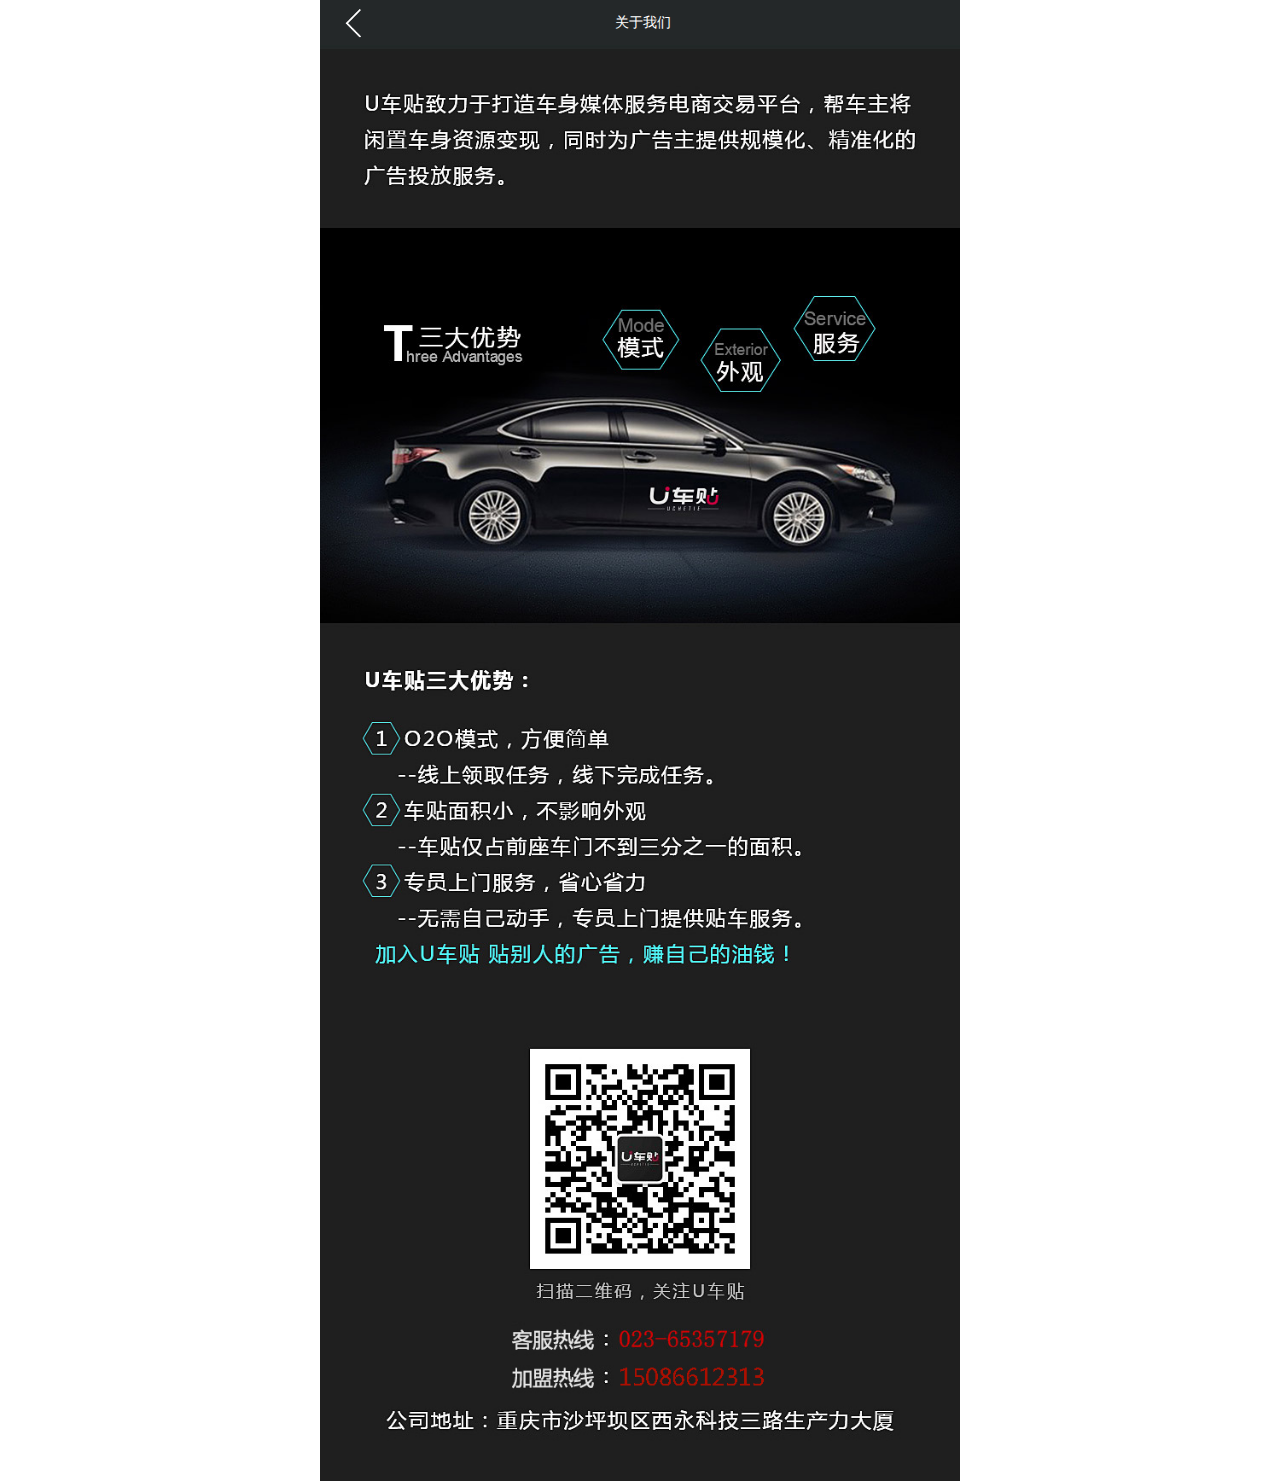
<file: about.html>
<!DOCTYPE html>
<!-- saved from url=(0045)http://wap.uchetie.com/art/index-p-about.html -->
<html><head><meta http-equiv="Content-Type" content="text/html; charset=UTF-8">
    <meta name="viewport" content="width=device-width, initial-scale=1.0, maximum-scale=1.0, user-scalable=0">
    <meta name="apple-mobile-web-app-capable" content="yes">
    <meta name="apple-mobile-web-app-status-bar-style" content="black">
    <meta name="format-detection" content="telephone=no">
    <meta http-equiv="Expires" content="-1">
    <meta http-equiv="Cache-Control" content="no-cache">
    <meta http-equiv="Pragma" content="no-cache">
    
    <title>关于我们</title>
    <link type="text/css" rel="stylesheet" href="./about_files/comm.css">
    <link type="text/css" rel="stylesheet" href="./about_files/style.css">
    <script src="./about_files/comm.js"></script>
    <script src="./about_files/jquery-2.1.1.min.js"></script>
<style type="text/css"></style></head>
<body>

<div class="main">

    <div class="goods_hearder">
        <div class="return"><a class="getbg" href="javascript:history.go(-1)"></a></div>
        <div class="hearder_goods">关于我们</div>
    </div>
    <div class="fixheig">&nbsp;</div>


    <div class="guide">

        <ul>
            <li><img src="./about_files/about_01.jpg"> </li>
            <li><img src="./about_files/about_02.jpg"> </li>
            <li><img src="./about_files/about_03.jpg"> </li>
            <li><img src="./about_files/about_04.jpg"> </li>
            <li><a href="tel:023-6535-7179"> <img src="./about_files/about_05.jpg"> </a></li>
            <li><a href="tel:15086612313"> <img src="./about_files/about_06.jpg"> </a></li>
        </ul>

    </div>

</div>

<script>
    function getid(id){

        return document.getElementById(id);
    }
</script>


</body></html>
</file>
<file: about_files/comm.css>
@charset "utf-8";
/* CSS Document */

html, body, div, span, applet, object, iframe, h1, h2, h3, h4, h5, h6, p, blockquote, pre,
a, abbr, acronym, address, big, cite, code, del, dfn, em, img, ins, kbd, q, s, samp,
small, strike, strong, sub, sup, tt, var, b, u, i, center, dl, dt, dd, ol, ul, li,
fieldset, form, label, legend, table, caption, tbody, tfoot, thead, tr, th, td,
article, aside, canvas, details, figcaption, figure, footer, header, hgroup, menu, nav, section, summary,
time, mark, audio, video, input  {
    margin: 0rem;
    padding: 0rem;
    border: none;
    outline: 0;
    font: inherit;
    vertical-align: baseline;
}

a{ color:#000000;}
html, body, form, fieldset, p, div, h1, h2, h3, h4, h5, h6 {
    -webkit-text-size-adjust: none;
}

article, aside, details, figcaption, figure, footer, header, hgroup, menu, nav, section {
    display: block;
}

body {
    font-family:'Microsoft Yahei';
}

ol, ul {
    list-style: none;
}

blockquote, q {
    quotes: none;
}

blockquote:before, blockquote:after, q:before, q:after {
    content: '';
    content: none;
}

ins {
    text-decoration: none;
}

del {
    text-decoration: line-through;
}

table {
    border-collapse: collapse;
    border-spacing: 0;
}

.clearfix {
  *zoom: 1;
}
.clearfix:before,
.clearfix:after {
  display: table;
  content: "";
}
.clearfix:after {
  clear: both;
}

a{ text-decoration:none; display:block;}

.f14{ font-size:14px;}
.f16{ font-size:16px;}
.f18{ font-size:18px;}
.fl{ float:left;}
.fr{ float:right;}
.tr{ text-align:right;}
.tc{ text-align:center;}
.auto{ margin:0 auto;}
.mt5{ margin-top:5px;}
.mt10{ margin-top:10px;}
.mt15{ margin-top:15px;}
.mt20{ margin-top:20px;}
.ml5{ margin-left:5px;}
.ml10{ margin-left:10px;}
.ml15{ margin-left:15px;}
.ml20{ margin-left:20px;}
.mr5{ margin-right:5px;}
.mr10{ margin-right:10px;}
.mr15{ margin-right:15px;}
.mr20{ margin-right:20px;}
.pt5{ padding-top:5px;}
.pt10{ padding-top:10px;}
.pt15{ padding-top:15px;}
.pt20{ padding-top:20px;}
.pl5{ padding-left:5px;}
.pl10{ padding-left:10px;}
.pl15{ padding-left:15px;}
.pl20{ padding-left:20px;}
.pr5{ padding-right:5px;}
.pr10{ padding-right:10px;}
.pr15{ padding-right:15px;}
</file>
<file: about_files/style.css>
﻿@charset "utf-8";
/* CSS Document */
body{ font-size: 14px;line-height:20px; max-width: 640px; color: #000000; font-family: MicrosoftYaHei;margin: 0 auto; min-width:320px; background: #ffffff;  -webkit-tap-highlight-color:rgba(0,0,0,0);}
.f_orange{ color:#f65700;}
*{ padding:0rem; margin:0rem;}
.fl{ float:left;}
.ff{ float:right;}
img{-webkit-transform: scale(1) rotate(0) translate3d(0,0,0); transform: scale(1) rotate(0) translate3d(0,0,0);}
a{color: #3d4244;}
a:link{color:#000000;}
a:active{color:#000000;}
a:visited{color:#000000;}
a:hover{color:#000000;}
input,button,textarea{outline:none;}
input:focus, textarea:focus {    outline: none;}
input[type="button"],select,textarea,input,input[type="submit"], input[type="reset"],input[type="text"],input[type="tel"] {-webkit-appearance: none;border-radius: 0px;}
.font1{color: #ff6666; font-size: 16px;}
.font2{color: #666666; font-size: 14px; text-decoration: line-through;}
.getbg{background: url(../images/ico.png) no-repeat left;}
.getloginbg{background: url(../images/login_ico.png) no-repeat left;}
.getuserbg{background: url(../images/userbg.png) no-repeat left;}
.getregbg{background: url(../images/reg.png) no-repeat left;}
.getmainbg{background: url(../images/main.png) no-repeat left;}
.goods_hearder{ position: fixed;max-width: 640px;z-index: 1000; width: 100%; background: #242829; padding: 5px 0;}
.goods_hearder .return{ position: absolute; left: 10px; top: 0px; }
.goods_hearder .return a{  display: block; margin: 0px 0px 0px 0px;background-size:280px auto;background-position: 10px -590px;  width: 50px; height:50px;}

.hearder_goods{ text-align: center; -webkit-box-sizing:border-box; height:35px; line-height: 35px; color: #ffffff;  margin: 0px 50px 0px 55px;position: relative; overflow: hidden; }
.goods_share{ z-index: 99; position: absolute; right: 0px; top: 4px;width: 45px; height:35px;background: url(../images/ico.png) no-repeat left; background-size:250px auto; background-position:-100px -518px;}
.re_suss{ max-width:640px;-webkit-animation: babay 2.5s 0s ease-in;-webkit-animation-fill-mode: forwards;opacity: 0.0; position: fixed; z-index:999999999; bottom:15%; text-align: center; width: 100%;}
.re_suss span{ font-size: 12px; font-weight: bold; -webkit-box-shadow:0 7px 10px rgba(173, 173, 173, 0.2);color: #ffffff; border-radius: 8px; padding: 10px 20px; background: -webkit-gradient(linear, left top, left bottom, from(rgba(46, 46, 46,1)), to(rgba(0, 0, 0,1)));}
@-webkit-keyframes babay{0%{-webkit-transform:translate(0px,40px);opacity:0.0}30%{-webkit-transform:translate(0px,-0px);opacity:0.8}90%{-webkit-transform:translate(0px,-0px);opacity:0.8}100%{-webkit-transform:translate(0px,0px);opacity:0; z-index:-9; display: none;}}
/* 车辆加盟*/
.reg_index{position: relative;}
.flash_reg{background: #000000 url(../images/re_login.jpg) no-repeat top; background-size: 100% auto;}
.flash_regh1{font-size: 24px;font-weight: bold; text-align: center; color: #ffffff;padding-top: 30px;padding-bottom: 10px;}
.reg_index img{width: 100%;vertical-align: top;}
.reg_index div{position: absolute; bottom: 15px;text-align: center;width: 100%;}
.reg_index div a{width: 80%;margin: 0 auto;line-height:40px;height:40px;background: #d73437; color: #ffffff;}
.reg_index div p{margin-top: 3.0rem;color: #ffffff;}
/* 闪电加盟*/

.flash_reg dl{text-align: center; font-size: 14px;color: #ffffff;padding: 10px 0 150px 0px;line-height: 30px;}
.flash_reg dl dd:nth-of-type(1){color: red; font-size: 30px;}
.flash_reg dl img{width: 100%;}
.flash_reg ul{clear: both;padding: 1.0rem;}
.flash_reg ul li {position: relative;}
.flash_reg ul li input{width: 100%;line-height: 44px;height: 44px;margin-bottom: 15px;font-size: 16px; box-sizing: border-box; padding-left: 10px;background: #1a1919;color: #545050;}
.flash_reg ul li input::-webkit-input-placeholder {color: #545050}
.flash_reg ul li strong{position: absolute;right: 0rem;top: 0rem;height: 44px;line-height: 44px; background: #d73437; color: #ffffff;padding: 0 1.0rem;}
.reg_order input{width:100%;text-align: center;height: 44px;line-height: 44px; color: #ffffff;background:#d73437;margin: 20px auto 0 auto;}
.reg_order a{width:100%;text-align: center;height: 44px;line-height: 44px; color: #ffffff;background:#d73437;margin: 20px auto 0 auto;}

.reg_order{width: 80%;margin: 0 auto 10px auto;}
.flash_reg p{text-align: center;color: #ffffff;margin-bottom: 10px; font-size:12px;padding: 0 10px;}
.flash_reg p span{position: relative;}
.flash_reg p span label {cursor: pointer;position: absolute;width: 20px;height: 20px;left: -20px;background-size:250px auto;background-position:0px -212px}
.flash_reg p span  label:after {opacity: 0;content: '';position: absolute;width: 20px;left: 0px; height: 20px; background: url(../images/reg.png) no-repeat left;background-size:250px auto;background-position:0px -238px}
.flash_reg p span  label:hover::after {opacity: 0.0;}
.flash_reg p span  input[type=checkbox]:checked + label:after {opacity: 1;}
.flash_reg p span  input{ display:none; background: none; color:#FFFFFF; border:1px solid #FFFFFF;}
.clorinput{color: #000000;}
/* 车辆资料*/
.newcardec{}
.newcardec li dl dt{font-size: 16px; background: #e6e6e6;padding: 10px 20px;font-family: "微软雅黑";}
.newcardec li dl dd{border-bottom: 1px solid #d7d7d7;padding:10px 20px;}
.newcardec li dl dd img{width: 40px;height: 40px; vertical-align: middle;margin-right: 5px;}

.fixedaz {position: fixed; top: 50px;width:50px;right:0px;max-width: 640px; height: 100%;z-index: 99999; }
.fixedaz dl{float: right; }
.fixedaz dd{width: 30px; height: 20px;line-height: 20px; color: #d73437; text-align: center;margin-bottom: 5px;}

.car_model{ overflow-y:scroll;position: fixed; top: 45px;width:auto;max-width: 640px;width: 60%;right: -60%; background: #f4f4f4; height: 100%;z-index: 99998;}
.car_model li{ border-bottom: 1px  solid #d7d7d7;padding: 10px 10px;}
.car_model li:nth-last-child(1){border: none;}
#car_type img{display: none;}
.nocarmodel{display:inline;padding-left: 10px;font-size: 12px;}
.nocartexarea{padding:0 10px; box-sizing: content-box;}
.nocartexarea textarea{width: 100%;padding: 5px; box-sizing: border-box;height: 100px;}

.information_menu{padding:20px 10px;}
.information_menu img{width: 100%;}
.car_information ul{padding: 20px 10px  10px 10px;}
.car_information ul li{position: relative;clear: both;    border-bottom: 1px solid #dddddd;height: 50px; line-height: 50px;  position: relative;clear: both;}
.car_information ul li b{float: right; color: #b0b0b0;}
#carcolor option:nth-of-type(1){color: #b0b0b0;}
.car_information ul li b input{text-align: right; border: none; background: none; color: #000000;width: 150px;float:right}
.fill_ad{position: absolute; background-size: 250px auto;background-position: -102px 5px;top: 0px;  display: block;    width: 20px;line-height: 50px;  height: 50px;right: 0px;}
.fix_bg{width: 100%; height: 100%; background: rgba(0,0,0,0.7);position: fixed;z-index: 99;max-width: 640px;}
.select_choice{position: absolute;width: 100%;z-index: 999;top: 40%;max-width: 640px;}
.select_choice ul{width:300px;margin: 0 auto;background: #ffffff;padding: 40px 10px;text-align: center;}
.select_choice ul li{margin-bottom: 15px;line-height: 30px; height: 30px;}
.select_choice ul li select{ -webkit-appearance:none;width: 180px;padding-left:5px;height: 30px; line-height: 30px; background: #000000 url(../images/smallico/san.png) no-repeat right; background-size:15px auto; border: none; color: #ffffff;}
.select_choice ul li select option{padding-bottom: 5px;}
.select_choice ul li:nth-of-type(3) input{border: 1px solid #d4d4d4;width: 180px;background: #ffffff;padding-left: 5px;}
.select_choice ul li span{padding-right: 15px;}
.select_choice p{text-align: center;margin-top: 20px;}
.select_choice p span{ text-align: center;background-size: 250px auto;background-position:0px 0px; padding: 12px 19px;}

.my_information{padding:0px 0px;}
.my_information_menu{padding: 20px 10px 0 10px ;}
.my_information_menu img{width: 100%;}
.my_information_form h1{ padding: 30px 0 10px 0px;width:80%;margin:0 auto;color: #000000; font-size: 14px;}
.my_information_form ul.my_information_formul{border-bottom: 10px solid #e6e6e6;}
.my_information_form ul.my_information_formul li{height: 44px;width:80%;margin:0 auto;box-sizing:border-box;line-height: 44px; background: #dcdcdc;padding: 0 10px;margin-bottom: 20px; overflow: hidden}
.my_information_form ul.my_information_formul li input{background: none; border: none;width: 60%;padding-left: 15px;}

.card_value{padding:30px 0px 0px 0px;}
.card_value h3{text-align: center; color: #000000;margin-bottom: 30px;}
.card_value ul {padding-bottom: 00px; overflow: hidden;}
.card_value li{ text-align: center;width: 80%;margin: 0 auto;padding-bottom: 30px;}
.card_value li div{font-size: 18px;text-align: left;}
.card_value li p{text-align: left;padding-bottom: 5px;color: #d73437;}
.card_value dl {background: #dddddd;margin: 0 auto;padding: 20px 10px;}
.card_value dl dt{position:relative;text-align: center;margin: 0 auto;max-height: 120px; overflow: hidden;width: 60%;}
.card_value dl dt img{width:100%;overflow: hidden;}
.card_value dl dt a{position: absolute; right:2px; bottom: -35px;}
.card_value dl dd{    width: 80%;text-align: center;    height: 44px;    line-height: 44px;    color: #ffffff;background: #d73437;margin: 10px auto 0 auto;}
.card_value dl dt a img{width: 20px;}
.card_value dl dt.dl_color{background: #b7b7b7 url(../images/smallico/ico_yes.png) no-repeat right bottom; background-size:25px auto;background-position: 50px 55px}

.card_value dl dd{padding-top: 5px;}
.card_value li:nth-of-type(1) dl dt span{background-size: 400px auto;background-position:-5px -78px; display: block;width: 50px; height:70px; margin: 0px auto;}
.card_value li:nth-of-type(2) dl dt span{background-size: 400px auto;background-position:-3px -150px; display: block;width: 50px; height:70px; margin: 0px auto;}


.card_values{padding:30px 10px 10px 10px;}
.card_values h3{text-align: center; color: #000000;margin-bottom: 30px;}
.card_values ul {padding-bottom: 30px; overflow: hidden;}
.card_values li{width: 50%; text-align: center;float: left;margin-bottom: 15px;}
.card_values dl dt{position:relative;text-align: center; background: #000000;width: 80px; height: 80px; border-radius: 80px;margin: 0 auto;line-height:80px;}
.card_values dl dt a{position: absolute; right:2px; bottom: -35px;}
.card_values dl dt a img{width: 20px;}
.card_values dl dt.dl_color{background: #b7b7b7 url(../images/smallico/ico_yes.png) no-repeat right bottom; background-size:25px auto;background-position: 50px 55px}

.card_values dl dd{padding-top: 5px;}
.card_values li:nth-of-type(1) dl dt span{background-size: 400px auto;background-position:-5px -78px; display: block;width: 50px; height:70px; margin: 0px auto;}
.card_values li:nth-of-type(2) dl dt span{background-size: 400px auto;background-position:-3px -150px; display: block;width: 50px; height:70px; margin: 0px auto;}






.updata_photo{padding: 20px 10px;}
.updata_photo h3{text-align: center;margin-bottom: 10px;}
.updata_photo .updata_pic{width: 80%;height: 180px;position: relative; overflow: hidden;margin: 0 auto;}
.updata_photo .updata_pic div{position: absolute;z-index:999999;width: 100%;margin: 0px auto; text-align: center; color: #ffffff; background: rgba(0,0,0,0.3)}
.updata_photo .updata_pic input{ outline:none; width: 100%;  height: 180px;margin: 0 auto; position: absolute;  left: 0px;  top: 0px; opacity: 0;background: #fff000;z-index: 9999;}
.updata_photo .updata_pic img{width: 100%;height: 180px;}
.updata_photo .tips{width: 80%;margin: 0 auto;color: #d73437;margin-top: 5px;}

.suss_page{padding:40px 10px}
.suss_page h3{text-align: center; color: #d73437; font-size: 26px; text-align: center;}
.suss_page dl dt{text-align: center;margin: 15px 0;}
.suss_page dl dt span{text-align: center;height: 40px;display: block;width: 80px;height: 40px;line-height: 40px;margin: 0  auto;background: #000000; color: #ffffff;}
.suss_page dl dd{text-align: center;color: #000000;}
.suss_page dl dd:nth-of-type(2){margin-top: 30px;}
.suss_page dl dd:nth-of-type(2) img{width: 100%;}

.login_bg{ background:  -webkit-linear-gradient( bottom,#000000,#1d1d1d);}
.login_new{padding-bottom: 100px;}
.login_new h3{text-align: center;padding:80px 0; }
.login_new h3 img{width: 150px; margin: 0 auto;}
.login_new ul{width: 95%;margin: 0 auto;}
.login_new ul li{position:  relative;    border-bottom: 1px solid #ffffff; padding-bottom: 8px; position: relative; }
.login_new ul li:nth-of-type(1){margin-bottom: 50px;}
.login_new ul li:nth-of-type(1) span{    width: 30px;height: 30px;position: absolute;   background-size: 250px auto;  background-position: 0px -155px;   display: block;}
.login_new ul li:nth-of-type(2) span{    width: 30px;height: 30px;position: absolute;  background-size: 250px auto;  background-position: 0px -185px;   display: block;}
.login_new ul li input{box-sizing: border-box;padding-left: 30px; background: no-repeat;color: #606060;width: 80%;}
.login_new p{width: 95%;margin: 0 auto;padding: 20px 0; }
.login_new .reg_order{width: 95%;}
.login_new p a{color: #444444;}
.agree{width: 95%;margin: 0 auto;}
.agree span{float: left; color: #444444;}
.agree span a{display: inline;color:#444444;}
.agree b{float: right;}
.agree b a{color: #ffffff;}
.forget_code{width: 80%;margin: 40px auto;}
.forget_code h3{margin-bottom: 20px;}
.forget_code li{position: relative;}
.forget_code li input{width: 100%;line-height: 44px;height: 44px;margin-bottom: 15px;box-sizing: border-box;padding-left: 10px;background: #dcdcdc;color: #545050;}
.forget_code ul li strong {  position: absolute;right: 0rem; top: 0rem; height: 44px;   line-height: 44px;  background: #d73437;  color: #ffffff; padding: 0 1.0rem;}
.forget_code .reg_order{width: 100%;}
.agree span{position: relative;padding-left: 20px;}
.agree  label {cursor: pointer;position: absolute;width: 20px;height: 20px;left: -5px; background-size:250px auto;background-position:0px -212px}
.agree  label:after {opacity: 0;content: '';position: absolute;width: 20px; height: 20px; background: url(../images/reg.png) no-repeat left;background-size:250px auto;background-position:0px -238px}
.agree  label:hover::after {opacity: 0.0;}
.agree  input[type=checkbox]:checked + label:after {opacity: 1;}
.agree  input{ display:none; background: none; color:#FFFFFF; border:1px solid #FFFFFF;}
.slider{ position:relative;width: 100%; overflow: hidden;}
.slider_touch{}
.slider_touch li{ text-align:center;float:left;}
.slider_touch li img{width:100%; text-align: center;vertical-align: top;}
#focus{ overflow: hidden;text-align: center;position: absolute;bottom: 8px;left: 0;z-index: 99;width: 100%;}
#focus span { border-radius: 7px; -webkit-border-radius: 7px;-ms-border-radius: 7px; height: 8px;width: 8px; background: #ffffff;margin: 0 4px; display: inline-block;opacity: 1;}
#focus .active{background:red;opacity:0.5;}
.ads{position: relative;}
.ads img{width: 100%; vertical-align: top;}
.ads span{position: absolute; top: 0px; left: 0px; width: 40px; height: 40px; display: block;z-index: 999;background-size:300px auto;background-position:-6px -180px;}
.goods_hearder .logo{top: 8px;}
.goods_hearder .logo a{    display: block; margin: 0px 0px 0px 0px;  background-position:5px -30px;  width: 185px;  height: 30px;}
.goods_hearder .user_home{position: absolute;top: 0px; right: 0px; height: 40px;}
.goods_hearder .user_home b{background-position:5px 10px;  background-size:250px auto; display: block; width: 40px;float: left; height: 40px;}
.goods_hearder .user_home a{background-position:-35px 10px;  background-size:250px auto; display: block; width: 40px;float: left; height: 40px;}
.goods_hearder .user_home  strong a{background-position:-65px 10px;  background-size:250px auto; display: block; width: 40px;float: left; height: 40px;}
.content .select_menu{text-align: right;padding: 0 10px 0px 10px; height: 35px; line-height:35px;}
.content .select_menu select{border: none; background: none;font-size: 16px;background: url(../images/smallico/sans.png) no-repeat right;background-size: 20px auto;width: 100px;}
.content_dec{overflow:hidden; display: none;padding-top: 10px; background: #d4d4d4;}

.content_dec li{position: relative;background: #d4d4d4;margin:10px 10px; overflow: hidden;}
.content_dec dl{padding-bottom: 10px;background: #ffffff;}

.content_dec dl dt{position: relative;}
.content_dec dl dt span{ background: rgba(0,0,0,0.7);color: #ffffff; border-radius:20px;padding: 3px 10px; position: absolute;left: 20px; top: 20px; z-index: 999;}
.content_dec dl dd{padding: 1px 20px;color: #838383;}
.content_dec dl dd:nth-of-type(1){ font-size: 18px;margin:15px 0;color: #000000}
.content_dec dl dd:nth-of-type(1) span{color: #454545; font-size: 14px;}
.content_dec dl dd:nth-of-type(2){width: 70%;}
.content_dec dt{}
.content_dec img{ width: 100%;vertical-align: top;}
.content_dec div{position: absolute; bottom: 15px; right: 20px;width:75px;text-align: center;background: #d73437; border-radius: 75px; height: 57px; color: #ffffff;padding-top: 18px;}
.content_dec div b{font-size: 16px;display: block; text-align: center;}

.search{padding: 10px 10px;position: relative;}
.search input{width: 87%; box-sizing: border-box; background: #d0d0d0;height: 35px; line-height: 35px;padding: 0 35px;}
.search span{width: 40px; height: 20px;background-size:250px auto;background-position:6px -100px; display: block; position: absolute; left: 10px; top: 17px;}
.search b{width: 55px; height: 35px;background-size:400px auto;background-position: 2px -235px; display: block; position: absolute; right: 0px;top: 10px;}
.showli{padding: 0 10px;}
.hot_search dl dt {padding: 10px 10px; color: #fe6555;}
.hot_search dl dd {margin: 7px 0;  width: 30%; float: left;  margin-left: 3%; text-align: center;  box-sizing: border-box;  padding: 10px 10px;  border-radius: 16px;   border: 1px solid #e4e3e3;}
.search_html p{text-align: center; margin: 0 auto; width: 100%;}
.search_html p input{ background: none; border-radius: 20px; text-align: center; width: 60%; margin: 10px auto; color: #fe6555; border: 1px solid #e6e6e6;padding: 10px 30px;}
.search_html li b { color: #fe6555;}

.slider{position: relative;}
.slider p{position: absolute; bottom: 0px; width: 100%;z-index:999999; height: 30px; line-height: 30px; box-sizing: border-box; padding: 0 10px; background: rgba(0,0,0,0.6);color: #ffffff;}
.slider p span{float: left;}
.slider p b{float: right;}
#textshow { position: absolute; right: 10px;  bottom:40px;  background: rgba(0,0,0,0.2); border-radius: 20px;  padding: 5px 4px; text-align: center;}
.target_car{padding: 20px 10px;position: relative;font-size:16px;color: #d73437;font-weight: bold;}
.target_car a{color: #838383;}
.target_car span{ position: absolute; right:20px; top:10px; width: 40px; height: 40px; border-radius: 60px;background:#000000 url(../images/main.png) no-repeat left; background-size: 250px auto;
    background-position: 7px -111px;}
.target_car span b{position: absolute; right: -10px; top:0px; color: #ffffff;font-size: 11px; background: #d73437;border-radius:  10px;padding: 0px 2px;}
.goods_table{padding: 0 10px;margin-top: 40px;}
.goods_table table{width: 100%;}
.goods_table table td{border:solid 1px #000000;padding: 5px 5px;text-align: center;}
.showjionin{position: relative;margin:40px 0px 10px 0px; background:#eeeded url(../images/border_img.jpg) repeat-x top;padding: 10px 0;}
.showjionin h3 {text-align: center;height: 40px; line-height: 40px; font-size: 16px;color: #000000;font-weight: bold; }
.showjionin h3 span{position: absolute; left: 10px; top:30px; width:35%; height: 1px; background: #000000; display: block; }
.showjionin h3 b{position: absolute; right: 10px; top:30px; width:35%; height: 1px; background: #000000; display: block; }
.showjionin table{width: 100%;}
#tablejion{overflow:hidden;}
.showjionin table td{padding: 0px 5px;height:28px; line-height:28px;text-align: center;color: #adaaaa;width: 33.3%; box-sizing: border-box;}
.showjionin p{ text-align: center;padding: 10px 0; color: #d73437; font-weight: bold;}
.goods_dec{margin-bottom: 60px;}
.goods_dec h3.goods_dech3 {position: relative; text-align: center;height: 40px; line-height: 40px; font-size: 16px;color: #000000;font-weight: bold; }
.goods_dec h3.goods_dech3 span:nth-of-type(1){position: absolute; left: 10px; top:20px; width:35%; height: 1px; background: #000000; display: block; }
.goods_dec h3.goods_dech3 span:nth-of-type(2){position: absolute; right: 10px; top:20px; width:35%; height: 1px; background: #000000; display: block; }
.goods_dec div img{max-width: 100%;}




.y_order_style {position: relative; background: rgba(0,0,0,0.5); height: 40px;line-height: 40px; overflow: hidden; padding: 5px 0px;position: fixed; width: 100%;max-width: 640px;z-index: 999999; bottom: 0px;}
.y_order_style a{ display: block;width: 40%; background: #d73437;text-align: center; color: #ffffff;}
.y_order_style a:nth-of-type(1){float: left;margin-left: 10px;}
.y_order_style a:nth-of-type(2){float: right;margin-right: 10px; background: #000000;}
.n_order_style {position: relative; background: rgba(255,255,255,1); height: 40px;line-height: 40px; overflow: hidden; padding: 5px 0px;position: fixed; width: 100%;max-width: 640px;z-index: 999999; bottom: 0px;}
.n_order_style a:nth-of-type(1){display: block;width: 40%; background: #d73437;text-align: center; color: #ffffff;width: 70%;margin-left: 10px;float: left;}
.n_order_style a:nth-of-type(2){position:relative;background: #000000 url(../images/main.png) no-repeat left;;width: 40px; height: 40px;    background-size: 250px auto;background-position: 7px -185px;float: right;margin-right: 10px;border-radius: 40px;}
.check_information{}
.n_order_style a:nth-of-type(2) b{position: absolute;}
.n_order_style a:nth-of-type(2) b {
    position: absolute;
    right: -10px;
    top: 0px;
    color: #ffffff;
    font-size: 11px;
    background: #d73437;
    border-radius: 10px;
    padding: 0px 2px;height: 20px;line-height: 20px;
}
.my_in{text-align: center; background: #000000;padding: 20px 0;color: #ffffff;}
.my_in dl dt img{width: 100px; height: 100px; border-radius:100px;}
.my_in dl dd{margin-top: 5px;}
.check_information h1{padding: 10px; font-size: 18px;}
.title_dec{padding: 10px 10px 30px 10px;color: #c8c8c8; background: url(../images/border_img.jpg) repeat-x bottom;}

.information_ul{padding: 15px 10px 10px 10px; border-bottom: 10px solid #e6e6e6;}
.information_ul li{margin-bottom: 7px;position: relative;}
.information_ul li span{color: #c8c8c8;position: absolute;left: 0px;}
.information_ul li strong{ width: 100%;padding-left: 70px; box-sizing: border-box;display: block;}
.update_information{padding: 15px 10px;}
.update_information li {border-bottom: 1px solid #dddddd;padding:10px 0;overflow:hidden;position: relative;clear: both;}
.update_information ul li span{position: absolute;left: 0px;}
.update_information ul li b {padding-left:50px;width:100%;display:block; box-sizing:border-box;text-align:right;color: #b0b0b0;}
.update_information ul li b input{text-align: right;width: 200px;}
.apply_time{padding:20px 10px;text-align: center;}
.apply_time p{text-align: center; color: #d73437;padding-bottom:15px;}
.apply_time select{border: 1px solid #000000;padding: 10px 10px;width: 200px;background: url(../images/smallico/sans.png) no-repeat right; background-size: 24px auto;}
.search_page{position: fixed; top: -100%;width: 100%; height: 100%; background: #ffffff;max-width: 640px;z-index: 999999999999;}
.showindex{}
.showindex{position: fixed; top: 0%;width: 100%; height: 100%; background: #ffffff;max-width: 640px;z-index: 999999999999;}

.my_me{padding: 40px 30px 30px 30px;background: url(../images/border_img.jpg) repeat-x bottom;}
.my_me dl{text-align:center;font-size: 16px;color: #000000;}
.my_me dl dt{border: 1px solid #e6e6e6;padding: 10px 5px;}
.my_me dl dd:nth-of-type(1){background: #e6e6e6; color: #d73437;padding: 10px 0;}
.my_me dl dd:nth-of-type(1) span{font-size: 20px;}
.my_me dl dd:nth-of-type(2){margin: 40px 0 10px 0;}
.my_me dl dd:nth-of-type(3) a{    width: 100%; text-align: center;  height: 44px;  line-height: 44px;  color: #ffffff;  background: #d73437;  margin: 20px auto 0 auto;}
.my_me ol{margin-top: 20px;color: #868686;}
.my_me ol li{margin: 4px 0;}

.my_lue{text-align: center;padding: 20px 30px;}
.my_lue h3{margin-bottom: 25px;color: #000000;font-size: 16px;}
.my_lue table{width: 100%;}
.my_lue table td{border:solid 1px #dddddd;padding: 5px 5px;text-align: center; color: #000000;}

.cash li{position: relative; overflow: hidden;padding:10px 10px;border-bottom: 1px solid #cccccc; }
.cash li span{line-height:30px; float:left;}
.cash li strong{float: right; width: 60%;line-height: 30px; color: #fe6555;margin-right: 10px;}
.cash li input{ width: 100%; height: 30px;padding-left: 10px; line-height: 30px; text-align: right;}
.cash li a{ padding: 10px 10px; color: #ffffff; background: #d73437;display: inline;    top:5px;position: absolute;right: 10px;}
.cash li.tips{ background: #f2f2f2;color: #fe6555;padding: 10px;}
.tixianchioce{ border-bottom: 1px solid #cccccc;padding:15px 10px;}
.tixianchioce b{position: relative;margin-left: 30px;color: #d73437;}

.tixianchioce label:nth-of-type(1) {cursor: pointer;position: absolute;width: 17px;height:17px;left: -20px;border: 1px solid #cccccc;border-radius: 17px;}
.tixianchioce label:nth-of-type(2){margin-left: 3px;}
.tixianchioce  label:nth-of-type(1):after {opacity: 0;content: '';position: absolute;border:none;width: 20px;left: -3px;top: -3px; height: 20px;background: url(../images/reg.png) no-repeat left;background-size:290px auto;background-position:-2px -278px}
.tixianchioce  label:nth-of-type(1):hover::after {opacity: 0.0;}
.tixianchioce  input[type=radio]:checked + label:after {opacity: 1;}
.tixianchioce  input{ display:none; background: none; color:#FFFFFF; border:1px solid #FFFFFF;}
.cash p{text-align: center;}
.cash p input{ width:80%;margin: 10px auto;    height: 40px;    border-radius: 20px;    background: #fe6555;    color: #ffffff;}

.fixheig{height: 45px; display: block;}
.alertinformation{position: fixed;width: 100%; height: 100%;z-index: 999999999999;top: 35%;max-width: 640px;}
.alertinformation div{width: 80%;margin: 0 auto; background: #ffffff;padding:0px;}
.alertinformation div dl{overflow: hidden;padding-bottom: 15px;}
.alertinformation div dl dt{background: #000000;color: #ffffff;padding:15px 0;text-align: center;}
.alertinformation div dl dd:nth-of-type(1){padding-top: 20px;}
.alertinformation div dl dd{padding: 10px 15px;}
.alertinformation div dl dd:nth-of-type(2) span{text-align: center; float:left ;width: 45%; height: 40px; line-height: 40px; display: block; color: #ffffff; background: #e6e6e6;}
.alertinformation div dl dd:nth-of-type(2) input{float: right;width: 45%;text-align: center; height: 40px; line-height: 40px; display: block; color: #ffffff; background: #d73437;}
.mileage{width: 80%;margin: 20px auto 20px auto;}
.mileage  input{height: 44px;width:100%;margin: 0 auto;box-sizing: border-box;line-height: 44px;background: #dcdcdc;padding: 0 10px;  overflow: hidden;}
.certification_information{width: 100%;margin: 0px auto;padding:20px 0 30px 0; line-height: 24px;background: url(../images/border_img.jpg) repeat-x bottom;}
.certification_information li{width: 80%;margin: 0 auto;}
.certification_information  span{color: #c8c8c8;}

.user_index{background: #000000 url(../images/user_index.jpg) no-repeat bottom;background-size:100% auto;text-align: center;clear: both;}

.user_index dl dt{color: #ffffff;padding: 20px 0;}
.user_index dl dd{position: relative;width: 120px;margin: 0 auto;}
.user_index dl dd input{width: 100px; height: 100px;opacity: 0;position: absolute;left: 0px;z-index: 999999;}
.user_index dl dd img{width: 100px; height: 100px; border-radius: 200px;border: 1px solid #000000;}
.user_in{border-bottom: 10px solid #dddddd; overflow: hidden;}
.user_in li{width: 50%; text-align: left;float: left;line-height: 20px;margin: 10px 0;}
.user_in li:nth-of-type(1){border-right: 1px solid #000000; box-sizing: border-box;width: 50%;padding-left: 10%;box-sizing: border-box;}
.user_in li:nth-of-type(2){padding-left: 10%;box-sizing: border-box;}
.user_in li a{display: inline;}
.user_in li dl{width: auto;margin: 0 auto;position: relative;}
.user_in li dl dt{width: 25px;position:absolute;left:0px;padding-top:10px;padding-right: 10px;}
.user_in li dl dt img{width: 100%;}
.user_in li dd{width: 100%;padding-left: 30px;box-sizing: border-box;}
.user_in li:nth-of-type(1) dl{border-right: 1px solid #000000;}
.user_in li dd:nth-of-type(1){font-weight: bold;}
.user_in li span{color: #d73437;}
.navigation_list{ padding-bottom:10px;}
.navigation_list li a{display: block;height: 20px;}
.navigation_list li{height:20px;line-height: 20px; box-sizing: content-box; padding: 13px 0 13px 35px; border-bottom: 1px solid #d6d6d6; overflow: hidden; margin:0px; position:relative;clear: both;}
.navigation_list li strong{float: left; color: #000000;}
.navigation_list li b{float: right; color: #cccccc;width: 20px; height: 20px;background: red; border-radius: 20px;text-align: center;}
.navigation_list li strong span{ display: block; position:absolute; top: 2px; left:5px;background-size:250px auto; width: 35px; height: 35px;}
.navigation_list li:nth-of-type(1) strong span{ background-position:0px -332px;}
.navigation_list li:nth-of-type(2) strong span{ background-position:-32px -423px;background-size: 260px auto;}
.navigation_list li:nth-of-type(3) strong span{ background-position:0px -403px;}
.navigation_list li:nth-of-type(4) strong span{ background-position:-32px -437px;}
.navigation_list li:nth-of-type(5) strong span{ background-position:0px -437px;}
.navigation_list li:nth-of-type(6) strong span{background-position:-32px -472px;}
.navigation_list li i{float: right; width: 20px; height: 20px; display: block; background-size:250px auto; background-position:0px -475px;margin-right: 10px;}

.my_income{width: 100%;margin: 0px auto;}
.my_income .reg_order{margin: 0 auto 5px auto;}
.income_check{width: 80%;margin: 30px auto;text-align: center;line-height: 40px;}
.income_check p{text-align: center;}
.income_check span{width: 40%;float: left;position: relative;}
.income_check span input{text-align:center;box-sizing:border-box;height: 40px; line-height: 40px; border: 1px solid #000000;width: 100%;}
.income_check span input.datainput{opacity: 0;position: absolute;left: 0px; top: 0px;}
.income_check b{width: 20%; float: left;text-align:center;position: relative;}

.my_income dl{height: 40px;margin-top:40px;}
.my_income dl dt,.my_income dl dd{text-align: center;width: 50%;float:left;}
.my_income dl  span{padding: 10px 20px ;border-bottom: 1px solid #d73437;}
.my_income  ul li{border-bottom: 1px solid #cccccc; overflow: hidden;}
.my_income  ul li span,.my_income  ul li b{text-align: center;width: 50%;float:left;line-height: 50px;color: #b2b2b2;}

.my_news dl{border-bottom: 1px solid #b3b3b3;padding:20px 10px 10px 10px;}
.my_news dl dt{margin-bottom: 5px;}
.my_news dl dt span{padding: 2px 10px ;background: #d73437;color: #ffffff;}
.my_news dl dd{color: #b2b2b2}

.feedback{padding: 10px;}
.feedback dt{margin-bottom: 5px; color: #da2121;}
.feedback textarea{width: 100%;height: 100px;padding: 5px; box-sizing: border-box;}

.new_dec{padding: 20px 10px;}

.my_friend {padding: 20px 0px 30px 0px;}
.my_friend  dl{width: 150px;margin: 0 auto;text-align: center;}
.my_friend  dl dt{color: #d73437;}
.my_friend  dl dd:nth-of-type(1){margin-top: 10px;font-size: 26px;color: #d73437;}
.my_friend  dl dd:nth-of-type(2){margin-top: 5px;color: #cccccc;}
.my_friend ul{border-top: 10px solid #e6e6e6;}
.my_friend ul li{clear: both;height: 44px; line-height: 44px;border-bottom: 1px solid #cccccc;}
.my_friend ul li span,.my_friend ul li b,.my_friend ul li a{float: left;width: 33.3%; text-align: center; color: #b2b2b2;display: block;}

.about_us{text-align:left;padding: 20px 20px;line-height: 30px;}
.about_us p:nth-of-type(2) a{color: #d73437;}
.about_us .about_us001{padding-left: 20px;}
.my_order{padding: 10px 0;}

.my_order .my_order_dec{width: 90%;margin: 0 auto 20px auto; color: #838383;line-height: 25px;}
.my_order .order_ads img{width: 100%;}

.order_show .list_car{text-align: center;margin-top: 15px;}
.order_showdl{text-align: center;width: 300px; margin: 0 auto;}
.order_showdl dl{width: 90px; height: 90px; border: 1px solid #cccccc; border-radius:90px;float: left;margin: 20px 0;}
.order_showdl dl dt{padding-top: 25px;}
.order_showdl dl:nth-of-type(1){margin-right: 10px;}
.order_showdl dl:nth-of-type(2){margin-right: 10px;}
.order_show div span{color: #da2121;}

.order_verify{ background:#eeeded url(../images/border_img.jpg) repeat-x top;padding: 10px 0 0 0; overflow: hidden;}
.order_verify ul{width: 80%;margin: 10px auto 5px auto;}
.my_order .my_order_dec li:nth-of-type(1){color: #d73437;}
.showtable{border-top: 10px solid #e6e6e6;padding: 10px 0;}
.showtable table{ text-align: center;width: 100%;    border-collapse: collapse; border-spacing: 0;vertical-align: middle}
.showtable table thead tr:nth-of-type(1){border: none;color: #000000;height: 40px;}
.showtable table thead tr:nth-of-type(1) th{width: 33.3%;}
.showtable table thead tr:nth-of-type(1) span{padding:10px 10px;overflow: hidden; border-bottom: 1px solid #da2121;overflow: hidden;}
.showtable table td{padding: 5px 0;vertical-align:middle;width: 33.3%;}
.showtable table td .span01{color:#b1b1b1 }
.showtable table td .span02{ color: #d6353a;}
.showtable table td .span03{color: #58d91d;}
.showtable table tr{border-bottom: 1px solid #cccccc; color: #b2b2b2;padding: 5px 0; }
.showtable table b{color: #da2121;}
.my_order p{text-align: center;padding: 10px 0; color: #da2121;}

.noorder dl dt{background-size:250px auto; background-position:-40px -60px;width: 100px;margin: 0 auto;height:80px; display: block;}
.noorder{width: 120px; text-align: center;margin: 30px auto; color: #838383;}
.order_list{}
.order_list{position: relative;margin:0px 0px 0px 0px; padding: 10px 0;}
.order_list h3 {text-align: center;height: 40px; line-height: 40px; font-size: 16px;color: #868686;margin-bottom: 20px;}
.order_list h3 span{position: absolute; left: 10px; top:30px; width:35%; height: 1px; background: #d2d0d0; display: block; }
.order_list h3 b{position: absolute; right: 10px; top:30px; width:35%; height: 1px; background: #d2d0d0; display: block; }
.order_list h3 img{width: 18px;}

.order_list dl{padding: 0px 0px 20px 0px; border-top:20px solid #f2f2f2;}
.order_list dl dt img{width: 100%;}
.order_list dl dd{padding: 2px 10px;}
.order_list dl dd span{ font-size: 16px;padding-right: 15px; }
.order_list dl dd:nth-of-type(2){ color: #da2121;}

.order_menu{width: 100%;padding:10px 0px 11px 0px;border-bottom: 10px solid #e6e6e6; overflow: hidden;margin-bottom: 20px;}
.order_menu li{width: 33.3%; float: left; text-align: center;}
.order_menu li.order_menu_hover a{padding: 10px 10px; border-bottom: 3px solid #d73437;display:inline; color: #d73437;}

.donotorder{padding:0px 0px 20px 0px; }
.donotorder h3{padding:0 10px 10px 10px; border-bottom: 1px solid #cccccc;}
.donotorder dl{line-height: 24px;padding: 10px 10px 30px 10px; background: url(../images/border_img.jpg) repeat-x bottom;position: relative}
.donotorder dl dt{position:absolute;right: 10%;top: 16%;}
.donotorder dl dt img{width: 110px;}
.donotorder dl dd{position: relative;}
.donotorder dl span{color: #c8c8c8;position: absolute; left: 0px;}
.donotorder dl b{padding-left:70px;width: 100%; box-sizing: border-box; display: block;}
.donotorder dl .n_order_style{margin-top: 10px;}

.order_border{padding:0px 0px 20px 0px; }
.doorder1 h3{padding: 0px 10px 10px 10px;}
.doorder1 .order_border{margin: 10px 0;}
.doorder1 .order_border{height: 25px; position: relative;border-bottom: 1px solid #cccccc;}
.doorder1 .order_border dl {width: 33.3%; text-align: center; float:left;}
.doorder1 .order_border dl dt{margin-bottom: 5px;}
.doorder1 .order_border dl dt span{background: #000000;color: #ffffff;padding:2px 5px;}
.doorder1 .order_border dl dd b{width: 16px; height: 16px; margin: 0 auto; border-radius:16px; background: #000000;display: block;}
.doorder1 .order_border dl dt p{margin: 1px auto; width: 0px; border-top-width: 0.6em; border-top-style: solid; border-top-color: rgb(0, 0, 0); box-sizing: border-box; border-left-width: 0.5em !important;
border-left-style: solid !important; border-left-color: transparent !important; border-right-width: 0.5em !important; border-right-style: solid !important;
    border-right-color: transparent !important;}
.order_border .order_borderhover dl dt span { background: #da2121;}
.order_border .order_borderhover dl dt p{ border-top-color: rgb(218, 33, 33);}
.order_border .order_borderhover dl dd b{background: #da2121;}

.man_order{padding: 30px 10px;background:#eeeded url(../images/border_img.jpg) repeat-x top;margin: 30px 0 0 0; line-height: 24px;}

#showalljion {text-align:center; color: #da2121;padding:10px 0;}

.oil{padding: 10px;}
.oil_pan1{float: left;width:47%;position: relative;margin: 0 auto;overflow: hidden;}
.oil_pan1 img{width: 100%;vertical-align: top;}
.oil_pan1 b,.oil_pan2 b{position: absolute; left: 0px; right: 0px;bottom: 10%;text-align: center;color: #d73437;font-size: 14px;}
.oil_pan1 span{width: 100%;position: absolute;top: 0px;left: 0px;z-index: 99;}
.oil_pan1 li{position: absolute;z-index: 999;}
.oil_pan1 li:nth-of-type(1){bottom: 25%;left: 15%;}
.oil_pan1 li:nth-of-type(2){bottom: 40%;left: 10%;}
.oil_pan1 li:nth-of-type(3){bottom: 55%;left: 12%;}
.oil_pan1 li:nth-of-type(4){bottom: 70%;left: 18%;}
.oil_pan1 li:nth-of-type(5){bottom:75%;left: 28%;;width: 25px; text-align: center;}
.oil_pan1 li:nth-of-type(6){bottom:82%;left:43%;width: 25px; text-align: center;}
.oil_pan1 li:nth-of-type(7){bottom: 75%;right:28%;width: 25px; text-align: center;}
.oil_pan1 li:nth-of-type(8){bottom: 66%;right:18%;}
.oil_pan1 li:nth-of-type(9){bottom: 55%;right:12%;}
.oil_pan1 li:nth-of-type(10){bottom: 40%;right:10%;}
.oil_pan1 li:nth-of-type(11){bottom: 25%;right:15%;}

.oil{padding: 10px;}
.oil_pan2{float: right;width:47%;position: relative;margin: 0 auto;overflow: hidden;}
.oil_pan2 img{width: 100%;vertical-align: top;}
.oil_pan2 span{width: 100%;position: absolute;top: 0px;left: 0px;z-index: 99;}
.oil_pan2 li{position: absolute;z-index: 999;}
.oil_pan2 li:nth-of-type(1){bottom: 25%;left: 15%;}
.oil_pan2 li:nth-of-type(2){bottom: 62%;left: 15%;}
.oil_pan2 li:nth-of-type(3){bottom: 80%;left: 43%;width: 25px; text-align: center;}
.oil_pan2 li:nth-of-type(4){bottom: 62%;right: 15%;}
.oil_pan2 li:nth-of-type(5){bottom: 25%;right: 15%;}

.fiexd{background: rgba(0,0,0,0.8);position: fixed;width: 100%; max-width: 640px; height: 100%;z-index: 9999999;}
.fiexd img{width: 60%; float: right;padding-right: 10px;padding-top: 5px;}

.re_back{margin: 20px 10px;text-align: center;}
.re_back a{width: 100%;text-align: center; height: 44px;  line-height: 44px; color: #ffffff; background: #d73437; margin: 20px auto 0 auto;}

.guide img{vertical-align: top; width: 100%;}
</file>
